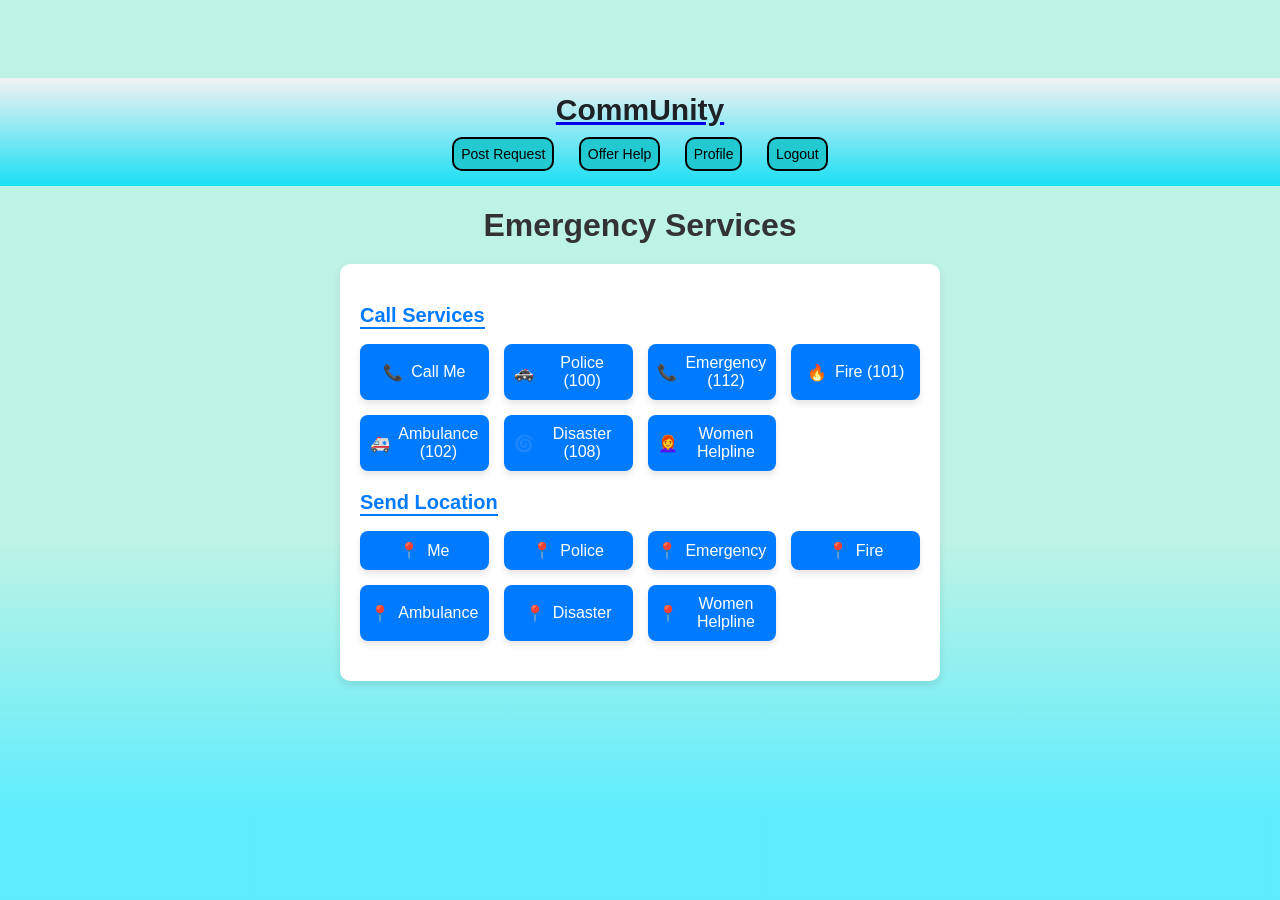
<file: emergency.html>
<!DOCTYPE html>
<html lang="en">
<head>
  <meta charset="UTF-8">
  <meta name="viewport" content="width=device-width, initial-scale=1.0">
  <title>Emergency Services</title>
  <style>
    body {
      font-family: Arial, sans-serif;
      margin: 0;
      padding: 0;
      background: linear-gradient(0deg, rgba(58, 232, 252, 0.81) 10%, rgba(174, 241, 223, 0.81) 40%);
      display: flex;
      justify-content: center;
      align-items: center;
      min-height: 100vh;
      flex-direction: column;
    }
    h1 {
      color: #333;
      margin-bottom: 20px;
      text-align: center;
    }
    .container {
      width: 95%;
      max-width: 600px;
      background: #fff;
      border-radius: 10px;
      box-shadow: 0 4px 8px rgba(0, 0, 0, 0.1);
      overflow: hidden;
      padding: 20px;
      box-sizing: border-box;
    }
    .section {
      margin: 20px 0;
    }
    .section-title {
      font-size: 20px;
      margin-bottom: 15px;
      color: #007BFF;
      font-weight: bold;
      border-bottom: 2px solid #007BFF;
      display: inline-block;
    }
    .button-grid {
      display: grid;
      grid-template-columns: repeat(auto-fit, minmax(120px, 1fr));
      gap: 15px;
    }
    .button {
      display: flex;
      align-items: center;
      justify-content: center;
      font-size: 16px;
      color: white;
      background-color: #007BFF;
      border: none;
      border-radius: 8px;
      padding: 10px;
      cursor: pointer;
      transition: transform 0.3s, background-color 0.3s;
      box-shadow: 0 4px 6px rgba(0, 0, 0, 0.1);
    }
    .button:hover {
      background-color: #0056b3;
      transform: scale(1.05);
    }
    .button span {
      margin-left: 8px;
    }
    .location-info {
      margin-top: 10px;
      font-size: 14px;
      color: #555;
      text-align: center;
    }
    .loader {
      border: 4px solid #f3f3f3;
      border-radius: 50%;
      border-top: 4px solid #007BFF;
      width: 30px;
      height: 30px;
      animation: spin 1s linear infinite;
      margin: auto;
    }
    @keyframes spin {
      0% { transform: rotate(0deg); }
      100% { transform: rotate(360deg); }
    }

    header {
      background: linear-gradient(180deg, #f2f2f2 0%, #1adff5 100%);
      width: 100%;
      color: white;
      padding: 15px 25px;
      box-sizing: border-box;
      margin-top: -13vh;
    }
    header h1 {
      text-align: center;
      color: rgb(30, 34, 38);
      font-size: 30px;
      margin: 0;
    }
    nav {
      margin-top: 10px;
      text-align: center;
    }
    nav a {
      color: #000;
      text-decoration: none;
      margin: 0 10px;
      font-size: 14px;
      border-radius: 10px;
      border: 2px solid black;
      padding: 7px;
      background-color: rgb(34, 201, 209);
      transition: transform 0.3s ease, background-color 0.3s ease;
      display: inline-block;
    }
    nav a:hover {
      background-color: #f8f8f8;
      transform: scale(1.1);
    }

    @media (max-width: 600px) {
      h1 {
        font-size: 20px;
      }
      header h1 {
        font-size: 20px;
      }
      nav a {
        font-size: 12px;
        padding: 5px;
        margin: 0 5px;
      }
      .button {
        font-size: 14px;
        padding: 8px;
      }
    }
  </style>
</head>
<body>
  <header>
    <a href="dashboard.php">
      <h1>CommUnity</h1>
    </a>
    <nav>
      <a href="post-request.php">Post Request</a>
      <a href="offer-help.php">Offer Help</a>
      <a href="profile.php">Profile</a>
      <a href="logout.php">Logout</a>
    </nav>
  </header>

  <h1>Emergency Services</h1>
  <div class="container">
    <div class="section">
      <div class="section-title">Call Services</div>
      <div class="button-grid">
        <button onclick="callService('8788946196')" class="button">📞 <span>Call Me</span></button>
        <button onclick="callService('100')" class="button">🚓 <span>Police (100)</span></button>
        <button onclick="callService('112')" class="button">📞 <span>Emergency (112)</span></button>
        <button onclick="callService('101')" class="button">🔥 <span>Fire (101)</span></button>
        <button onclick="callService('102')" class="button">🚑 <span>Ambulance (102)</span></button>
        <button onclick="callService('108')" class="button">🌀 <span>Disaster (108)</span></button>
        <button onclick="callService('1091')" class="button">👩‍🦰 <span>Women Helpline</span></button>
      </div>
    </div>

    <div class="section">
      <div class="section-title">Send Location</div>
      <div class="button-grid">
        <button onclick="sendLocation('8788946196')" class="button">📍 <span>Me</span></button>
        <button onclick="sendLocation('100')" class="button">📍 <span>Police</span></button>
        <button onclick="sendLocation('112')" class="button">📍 <span>Emergency</span></button>
        <button onclick="sendLocation('101')" class="button">📍 <span>Fire</span></button>
        <button onclick="sendLocation('102')" class="button">📍 <span>Ambulance</span></button>
        <button onclick="sendLocation('108')" class="button">📍 <span>Disaster</span></button>
        <button onclick="sendLocation('1091')" class="button">📍 <span>Women Helpline</span></button>
      </div>
    </div>
    <div id="loader" style="display: none;" class="loader"></div>
  </div>

  <div class="location-info" id="location-info">
    <p id="error-message" style="color: red;"></p>
  </div>

  <script>
    function callService(number) {
      window.location.href = `tel:${number}`;
    }

    function sendLocation(number) {
      const loader = document.getElementById('loader');
      loader.style.display = 'inline-block';

      if (navigator.geolocation) {
        navigator.geolocation.getCurrentPosition(
          (position) => {
            loader.style.display = 'none';
            const latitude = position.coords.latitude;
            const longitude = position.coords.longitude;
            const smsBody = `I am here: https://www.google.com/maps?q=${latitude},${longitude}`;
            window.location.href = `sms:${number}?body=${encodeURIComponent(smsBody)}`;
          },
          () => {
            loader.style.display = 'none';
            alert('Unable to fetch location. Please enable location services.');
          }
        );
      } else {
        loader.style.display = 'none';
        alert('Geolocation is not supported by your browser.');
      }
    }
  </script>
</body>
</html>
</file>
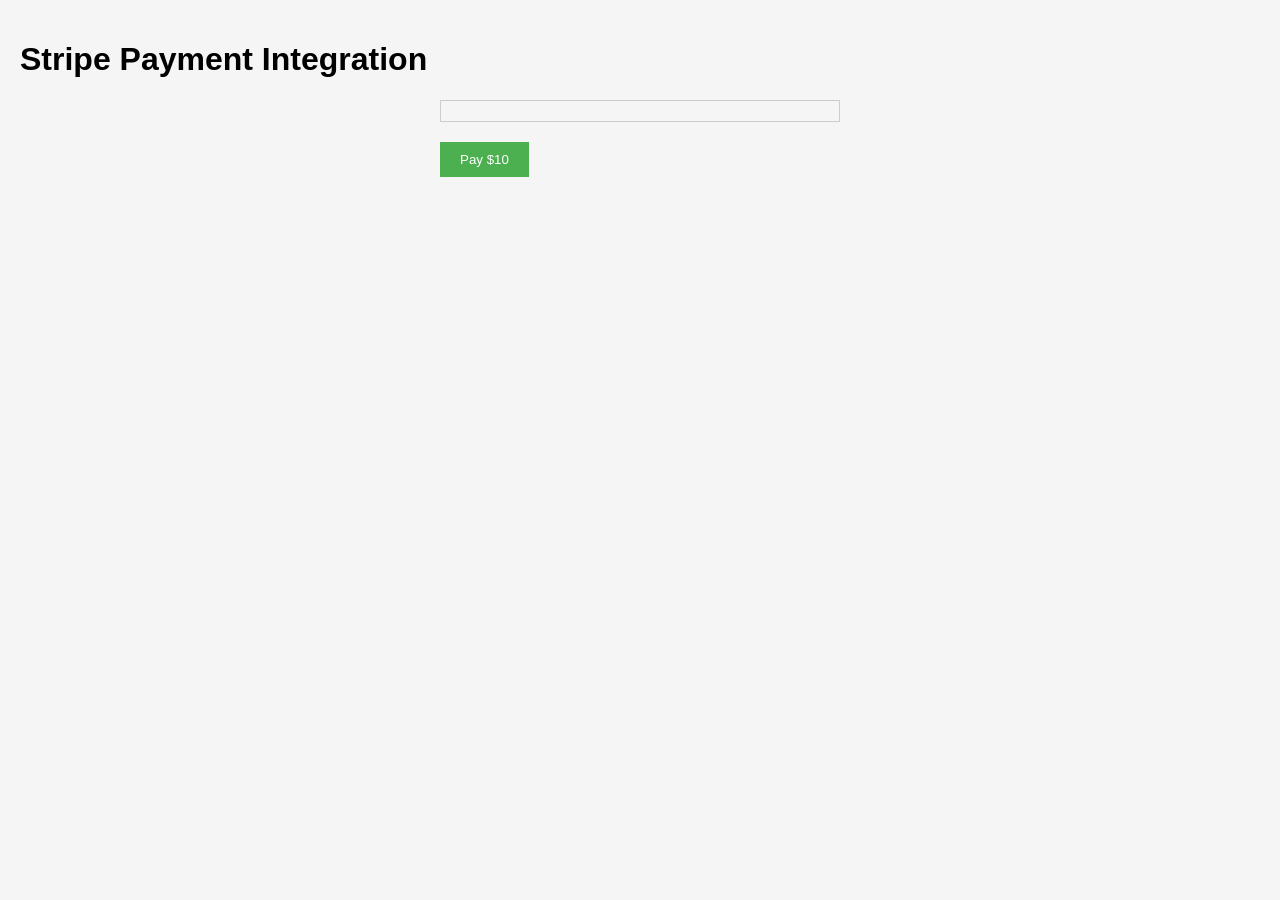
<file: payment.html>
<!DOCTYPE html>
<html lang="en">
<head>
    <meta charset="UTF-8">
    <meta name="viewport" content="width=device-width, initial-scale=1.0">
    <title>Stripe Payment</title>
    <script src="https://js.stripe.com/v3/"></script>
    <style>
        body {
            font-family: Arial, sans-serif;
            margin: 0;
            padding: 20px;
            background-color: #f5f5f5;
        }
        #payment-form {
            max-width: 400px;
            margin: auto;
        }
        #card-element {
            border: 1px solid #ccc;
            padding: 10px;
            margin-bottom: 20px;
        }
        button {
            background-color: #4CAF50;
            color: white;
            border: none;
            padding: 10px 20px;
            cursor: pointer;
        }
        button:hover {
            background-color: #45a049;
        }
        #card-errors {
            color: red;
        }
    </style>
</head>
<body>
    <h1>Stripe Payment Integration</h1>
    <form id="payment-form">
        <div id="card-element"></div>
        <button type="submit">Pay $10</button>
        <div id="card-errors" role="alert"></div>
    </form>

    <script>
        const stripe = Stripe('pk_test_51QZAZQFDu12sFaxLg9ZFXEIJrhJt8qxSx86IeiuJWUBKGUtGUWw7MYuUp5tTt7ml876BT3zg2dRBlZekTkTWeyka00UjetT02u'); // Replace with your Publishable Key
        const elements = stripe.elements();
        const card = elements.create('card');
        card.mount('#card-element');

        document.getElementById('payment-form').addEventListener('submit', async (event) => {
            event.preventDefault();

            try {
                // Fetch the client secret from the PHP backend (payment.php)
                const response = await fetch('payment.php', { method: 'POST' });
                
                // Read the raw response body as text
                const responseBody = await response.text();
                console.log('Raw Response Body:', responseBody);  // Log the raw response to check what's returned

                // Parse the response only if it's valid JSON
                const responseData = JSON.parse(responseBody);
                const { clientSecret } = responseData; // Extract clientSecret from the response

                // Use the clientSecret to confirm the payment
                const { error } = await stripe.confirmCardPayment(clientSecret, {
                    payment_method: { card: card },
                });

                // Handle errors or success
                if (error) {
                    document.getElementById('card-errors').textContent = error.message;
                } else {
                    alert('Payment Successful!');
                }
            } catch (err) {
                console.error('Error:', err);
                document.getElementById('card-errors').textContent = 'An error occurred. Please try again.';
            }
        });
    </script>
</body>
</html>
</file>
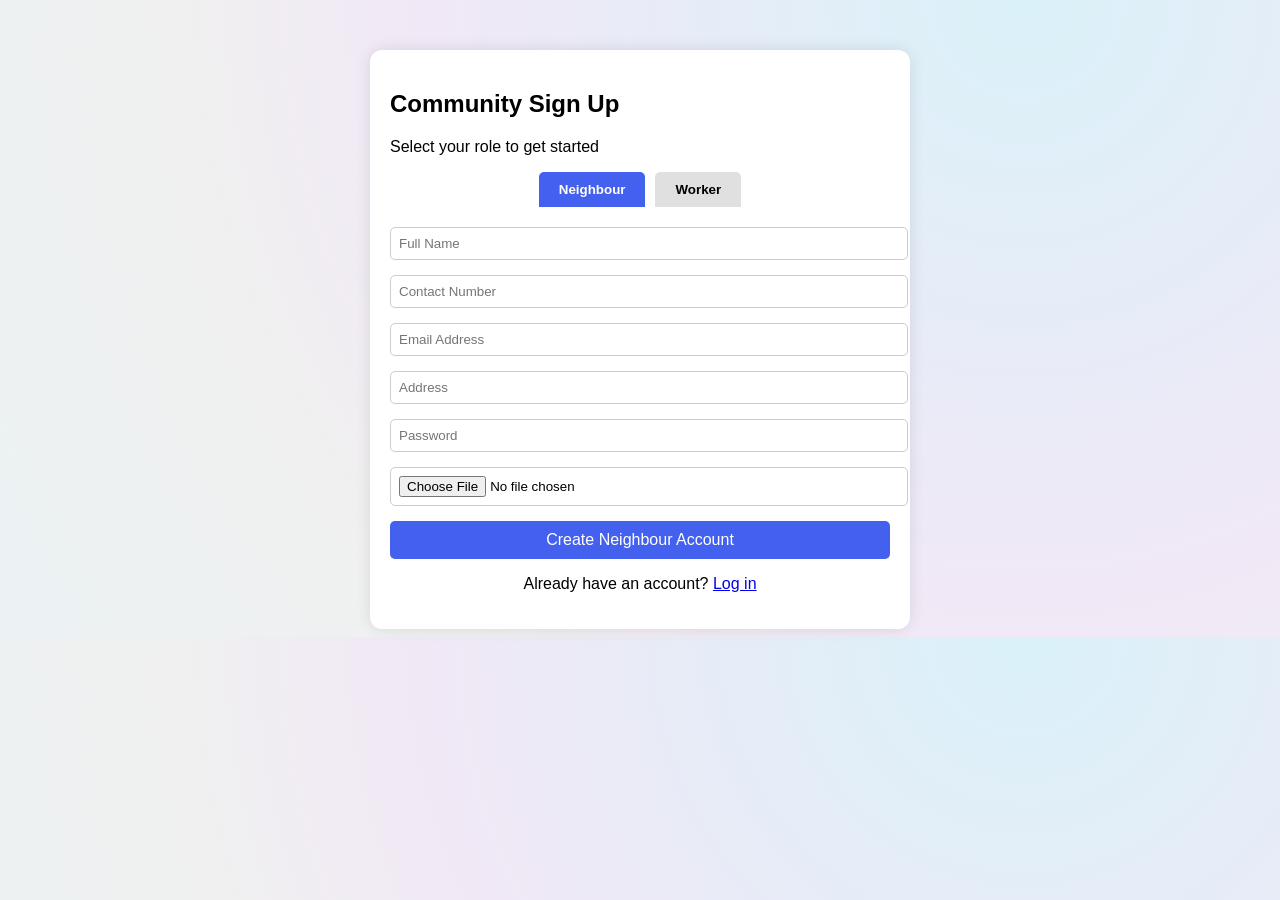
<file: register.html>
<!DOCTYPE html>
<html lang="en">
<head>
  <meta charset="UTF-8" />
  <meta name="viewport" content="width=device-width, initial-scale=1.0"/>
  <title>Community Sign Up</title>
  <style>
    body {
      background: radial-gradient(circle at 80% 0%, #daf1f9 0%, #f1e8f6 50%, #f0f0f0 70%, #dfeaed9e 100%);
      font-family: Arial, sans-serif;
    }

    .container {
      max-width: 500px;
      margin: auto;
      background: white;
      padding: 20px;
      border-radius: 12px;
      box-shadow: 0 0 15px rgba(0,0,0,0.1);
      margin-top: 50px;
    }

    .toggle-buttons {
      display: flex;
      justify-content: center;
      margin-bottom: 20px;
    }

    .toggle-button {
      padding: 10px 20px;
      border: none;
      background-color: #e0e0e0;
      cursor: pointer;
      font-weight: 600;
      border-radius: 5px 5px 0 0;
      margin: 0 5px;
      transition: background-color 0.3s ease;
    }

    .toggle-button.active {
      background-color: #4361ee;
      color: white;
    }

    .form-section {
      display: none;
    }

    .form-section.active {
      display: block;
    }

    .form-group {
      margin-bottom: 15px;
    }

    .form-group input,
    .form-group select {
      width: 100%;
      padding: 8px;
      border-radius: 5px;
      border: 1px solid #ccc;
    }

    .submit-button {
      width: 100%;
      background: #4361ee;
      color: white;
      padding: 10px;
      border: none;
      border-radius: 5px;
      font-size: 16px;
    }

    .form-footer {
      text-align: center;
      margin-top: 10px;
    }

  </style>
</head>
<body>

  <div class="container">
    <h2>Community Sign Up</h2>
    <p>Select your role to get started</p>

    <div class="toggle-buttons">
      <button type="button" class="toggle-button active" onclick="switchForm('neighbour')">Neighbour</button>
      <button type="button" class="toggle-button" onclick="switchForm('worker')">Worker</button>
    </div>

    <!-- Neighbour Form -->
    <form id="neighbourForm" class="form-section active" method="POST" action="register-user.php" enctype="multipart/form-data">
      <input type="hidden" name="user_type" value="neighbour">
      <div class="form-group"><input type="text" name="fullName" placeholder="Full Name" required></div>
      <div class="form-group"><input type="tel" name="phoneNumber" placeholder="Contact Number" required></div>
      <div class="form-group"><input type="email" name="email" placeholder="Email Address" required></div>
      <div class="form-group"><input type="text" name="address" placeholder="Address" required></div>
      <div class="form-group"><input type="password" name="password" placeholder="Password" required></div>
      <div class="form-group"><input type="file" name="aadharPhoto" accept="image/*" required></div>
      <button type="submit" class="submit-button">Create Neighbour Account</button>
    </form>

    <!-- Worker Form -->
    <form id="workerForm" class="form-section" method="POST" action="register-worker.php">
      <input type="hidden" name="user_type" value="worker">
      <div class="form-group"><input type="text" name="fullName" placeholder="Full Name" required></div>
      <div class="form-group"><input type="email" name="email" placeholder="Email" required></div>
      <div class="form-group"><input type="tel" name="phoneNumber" placeholder="Contact Number" required></div>
      <div class="form-group"><input type="password" name="password" placeholder="Password" required></div>
      <div class="form-group">
        <select name="workType" required>
          <option value="">Select Type of Work</option>
          <option value="IT">IT Worker</option>
          <option value="Housekeeping">Housekeeper</option>
          <option value="Medical">Medical Helper</option>
          <option value="Laundry">Cloth Washer</option>
          <option value="Other">Other</option>
        </select>
      </div><div class="form-group"><input type="text" name="skills" placeholder="skills" required></div>
      
      <button type="submit" class="submit-button">Create Worker Account</button>
    </form>

    <div class="form-footer">
      <p>Already have an account? <a href="./login.html">Log in</a></p>
    </div>
  </div>

  <script>
    function switchForm(role) {
      document.querySelectorAll(".toggle-button").forEach(btn => btn.classList.remove("active"));
      document.querySelectorAll(".form-section").forEach(form => form.classList.remove("active"));

      if (role === "neighbour") {
        document.querySelectorAll(".toggle-button")[0].classList.add("active");
        document.getElementById("neighbourForm").classList.add("active");
      } else {
        document.querySelectorAll(".toggle-button")[1].classList.add("active");
        document.getElementById("workerForm").classList.add("active");
      }
    }
  </script>

</body>
</html>
</file>
